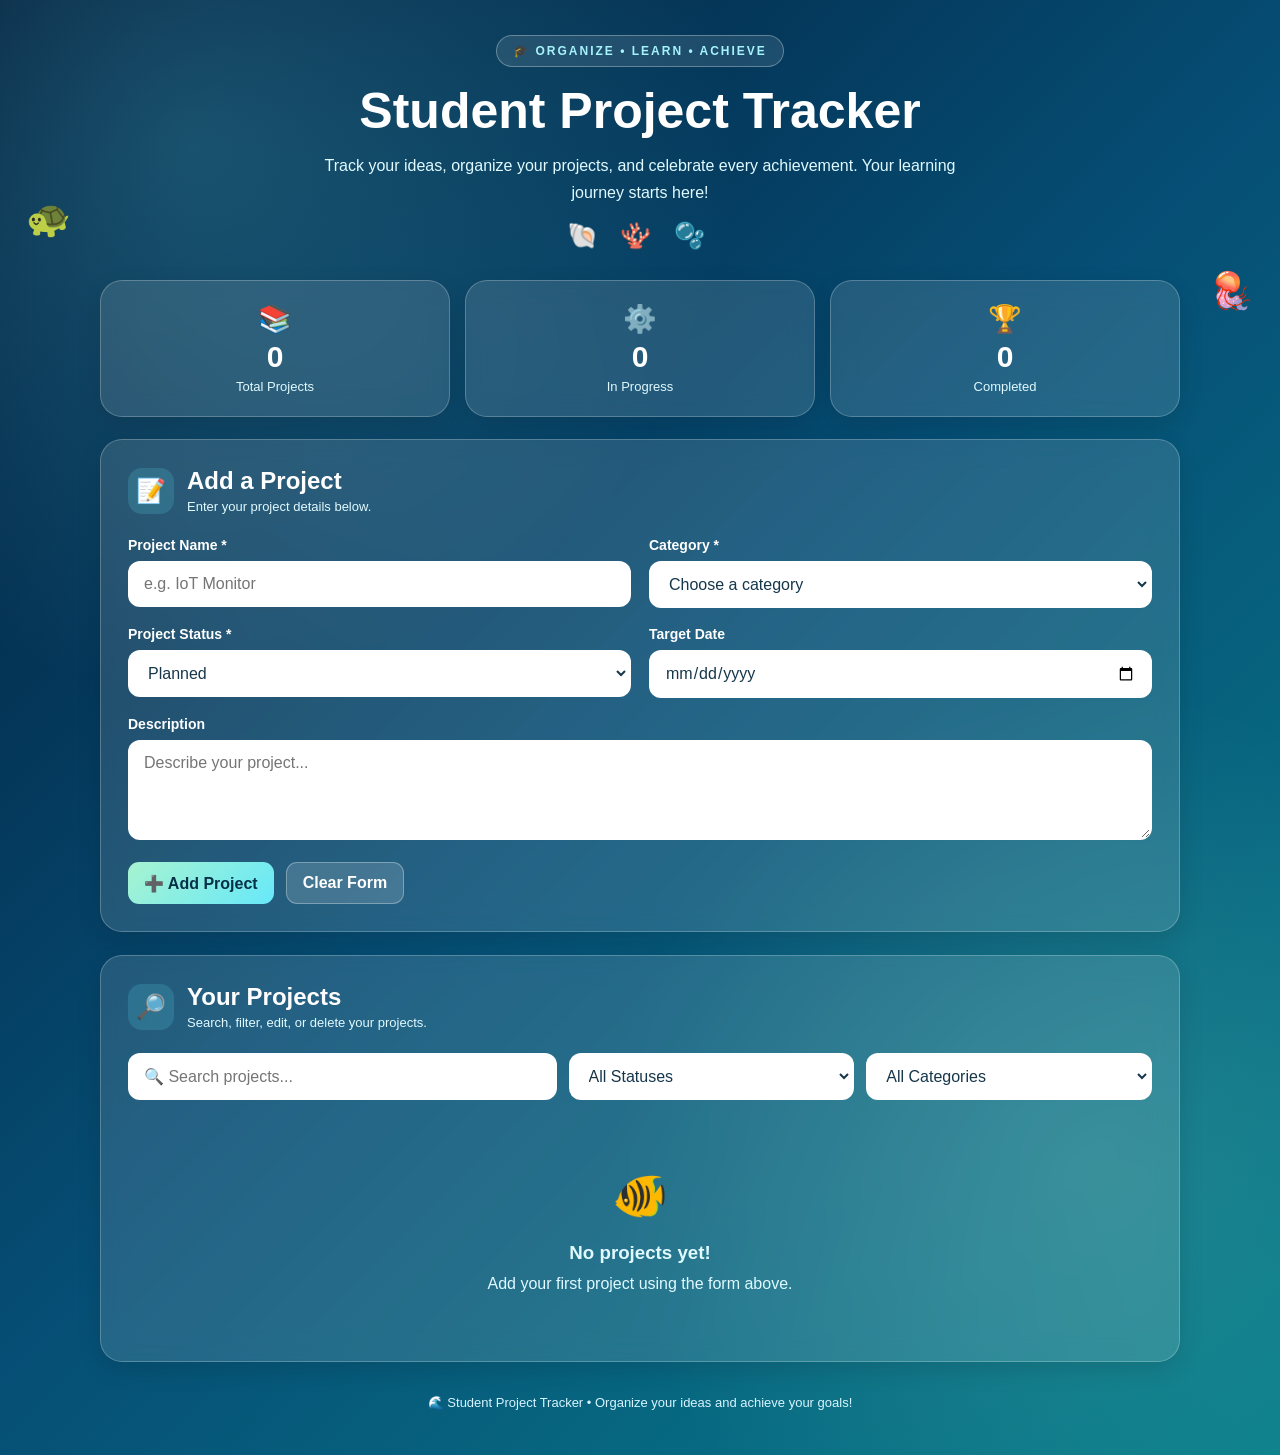
<file: public/index.html>
<!DOCTYPE html>
<html lang="en">
<head>
    <meta charset="UTF-8">
    <meta name="viewport" content="width=device-width, initial-scale=1.0">
    <title>Student Project Tracker</title>

    <style>
        * {
            box-sizing: border-box;
            margin: 0;
            padding: 0;
        }

        body {
            min-height: 100vh;
            font-family: "Segoe UI", Arial, sans-serif;
            color: white;
            background:
                radial-gradient(circle at 15% 10%, rgba(103,232,249,.22), transparent 32%),
                radial-gradient(circle at 85% 80%, rgba(167,243,208,.15), transparent 30%),
                linear-gradient(135deg, #021b38, #064e75, #087e8b);
            overflow-x: hidden;
        }

        button, input, select, textarea {
            font: inherit;
        }

        button {
            cursor: pointer;
        }

        .ocean-background {
            position: fixed;
            inset: 0;
            overflow: hidden;
            pointer-events: none;
            z-index: 0;
        }

        .bubble {
            position: absolute;
            bottom: -50px;
            left: 15%;
            width: 18px;
            height: 18px;
            border: 1px solid rgba(255,255,255,.5);
            border-radius: 50%;
            animation: floatUp 12s linear infinite;
        }

        .bubble:nth-child(2) {
            left: 35%;
            animation-delay: 2s;
        }

        .bubble:nth-child(3) {
            left: 55%;
            animation-delay: 4s;
        }

        .bubble:nth-child(4) {
            left: 75%;
            animation-delay: 1s;
        }

        .bubble:nth-child(5) {
            left: 90%;
            animation-delay: 6s;
        }

        @keyframes floatUp {
            to {
                transform: translateY(-120vh);
                opacity: 0;
            }
        }

        .sea-creature {
            position: fixed;
            z-index: 1;
            font-size: 36px;
            pointer-events: none;
            animation: swim 5s ease-in-out infinite;
        }

        .turtle {
            top: 22%;
            left: 2%;
        }

        .jellyfish {
            top: 30%;
            right: 2%;
        }

        @keyframes swim {
            50% {
                transform: translateY(-15px);
            }
        }

        .container {
            width: min(1080px, 92%);
            margin: auto;
            padding: 35px 0;
            position: relative;
            z-index: 2;
        }

        header {
            text-align: center;
            margin-bottom: 30px;
        }

        .eyebrow {
            display: inline-block;
            padding: 8px 16px;
            margin-bottom: 15px;
            border: 1px solid rgba(255,255,255,.3);
            border-radius: 30px;
            background: rgba(255,255,255,.1);
            color: #a5f3fc;
            font-size: 12px;
            font-weight: 800;
            letter-spacing: 2px;
        }

        h1 {
            font-size: clamp(30px, 5vw, 50px);
            font-weight: 850;
        }

        .subtitle {
            max-width: 650px;
            margin: 12px auto;
            color: #e0faff;
            line-height: 1.7;
        }

        .decorations {
            margin-top: 15px;
            font-size: 25px;
            letter-spacing: 8px;
        }

        .stats {
            display: grid;
            grid-template-columns: repeat(3, 1fr);
            gap: 15px;
            margin-bottom: 22px;
        }

        .stat-card, .panel {
            border: 1px solid rgba(255,255,255,.23);
            border-radius: 22px;
            background: rgba(255,255,255,.12);
            backdrop-filter: blur(12px);
            box-shadow: 0 8px 25px rgba(0,0,0,.12);
        }

        .stat-card {
            padding: 22px 10px;
            text-align: center;
        }

        .stat-icon {
            font-size: 27px;
        }

        .stat-number {
            margin: 5px 0;
            font-size: 30px;
            font-weight: 850;
        }

        .stat-label {
            color: #e0faff;
            font-size: 13px;
        }

        .panel {
            padding: 27px;
            margin-bottom: 23px;
        }

        .section-heading {
            display: flex;
            align-items: center;
            gap: 13px;
            margin-bottom: 23px;
        }

        .section-icon {
            display: grid;
            place-items: center;
            width: 46px;
            height: 46px;
            border-radius: 14px;
            background: rgba(103,232,249,.16);
            font-size: 24px;
        }

        .section-heading p {
            margin-top: 4px;
            color: #e0faff;
            font-size: 13px;
        }

        .form-grid {
            display: grid;
            grid-template-columns: repeat(2, minmax(0, 1fr));
            gap: 18px;
        }

        .form-group {
            display: flex;
            flex-direction: column;
            gap: 8px;
        }

        .full-width {
            grid-column: 1 / -1;
        }

        label {
            font-size: 14px;
            font-weight: 750;
        }

        input, select, textarea {
            width: 100%;
            min-height: 46px;
            padding: 12px 14px;
            border: 2px solid transparent;
            border-radius: 12px;
            outline: none;
            color: #16364a;
            background: white;
        }

        textarea {
            min-height: 100px;
            resize: vertical;
        }

        input:focus, select:focus, textarea:focus {
            border-color: #67e8f9;
        }

        .button-row {
            display: flex;
            flex-wrap: wrap;
            gap: 12px;
            margin-top: 22px;
        }

        .btn {
            padding: 11px 16px;
            border: none;
            border-radius: 11px;
            font-weight: 800;
            transition: transform .2s;
        }

        .btn:hover {
            transform: translateY(-2px);
        }

        .btn-primary {
            color: #063047;
            background: linear-gradient(135deg, #a7f3d0, #67e8f9);
        }

        .btn-secondary {
            color: white;
            background: rgba(255,255,255,.15);
            border: 1px solid rgba(255,255,255,.3);
        }

        .btn-edit {
            color: #063047;
            background: #b5f4ff;
        }

        .btn-delete {
            color: white;
            background: #c83e57;
        }

        .hidden {
            display: none !important;
        }

        .toolbar {
            display: grid;
            grid-template-columns: 1.5fr 1fr 1fr;
            gap: 12px;
            margin-bottom: 20px;
        }

        .project-list {
            display: grid;
            grid-template-columns: repeat(2, minmax(0, 1fr));
            gap: 17px;
        }

        .project-card {
            padding: 20px;
            border: 1px solid rgba(255,255,255,.25);
            border-radius: 18px;
            background: rgba(255,255,255,.11);
            overflow-wrap: anywhere;
        }

        .project-card h3 {
            margin-bottom: 12px;
            font-size: 20px;
        }

        .project-description {
            color: #e0faff;
            line-height: 1.6;
            margin-bottom: 15px;
            white-space: pre-wrap;
        }

        .badges {
            display: flex;
            flex-wrap: wrap;
            gap: 8px;
            margin-bottom: 18px;
        }

        .badge {
            padding: 6px 10px;
            border-radius: 20px;
            color: #063047;
            background: #a7f3d0;
            font-size: 12px;
            font-weight: 800;
        }

        .status-in-progress {
            background: #fde68a;
        }

        .status-completed {
            background: #86efac;
        }

        .status-not-started {
            background: #bfdbfe;
        }

        .category-badge {
            background: #ddd6fe;
        }

        .project-footer {
            display: flex;
            flex-direction: column;
            gap: 13px;
            padding-top: 14px;
            border-top: 1px solid rgba(255,255,255,.18);
        }

        .project-date {
            color: #e0faff;
            font-size: 13px;
        }

        .project-actions {
            display: flex;
            flex-wrap: wrap;
            gap: 9px;
        }

        .empty-state {
            padding: 35px 10px;
            text-align: center;
            color: #e0faff;
            line-height: 1.8;
        }

        footer {
            text-align: center;
            color: #d7f5ff;
            font-size: 13px;
            padding: 10px;
        }

        @media (max-width: 700px) {
            .stats {
                grid-template-columns: 1fr;
            }

            .form-grid, .project-list, .toolbar {
                grid-template-columns: 1fr;
            }

            .panel {
                padding: 18px;
            }

            .full-width {
                grid-column: auto;
            }

            .sea-creature {
                font-size: 25px;
            }
        }
    </style>
</head>

<body>

    <div class="ocean-background" aria-hidden="true">
        <div class="bubble"></div>
        <div class="bubble"></div>
        <div class="bubble"></div>
        <div class="bubble"></div>
        <div class="bubble"></div>
    </div>

    <div class="sea-creature turtle" aria-hidden="true">🐢</div>
    <div class="sea-creature jellyfish" aria-hidden="true">🪼</div>

    <main class="container">

        <header>
            <span class="eyebrow">🎓 ORGANIZE • LEARN • ACHIEVE</span>
            <h1>Student Project Tracker</h1>
            <p class="subtitle">
                Track your ideas, organize your projects, and celebrate every
                achievement. Your learning journey starts here!
            </p>
            <div class="decorations">🐚 🪸 🫧</div>
        </header>

        <section class="stats">
            <div class="stat-card">
                <div class="stat-icon">📚</div>
                <div class="stat-number" id="totalCount">0</div>
                <div class="stat-label">Total Projects</div>
            </div>

            <div class="stat-card">
                <div class="stat-icon">⚙️</div>
                <div class="stat-number" id="progressCount">0</div>
                <div class="stat-label">In Progress</div>
            </div>

            <div class="stat-card">
                <div class="stat-icon">🏆</div>
                <div class="stat-number" id="completedCount">0</div>
                <div class="stat-label">Completed</div>
            </div>
        </section>

        <section class="panel" id="formPanel">
            <div class="section-heading">
                <div class="section-icon">📝</div>
                <div>
                    <h2 id="formTitle">Add a Project</h2>
                    <p>Enter your project details below.</p>
                </div>
            </div>

            <form id="projectForm">
                <div class="form-grid">

                    <div class="form-group">
                        <label for="projectName">Project Name *</label>
                        <input id="projectName" type="text"
                               placeholder="e.g. IoT Monitor" required>
                    </div>

                    <div class="form-group">
                        <label for="projectCategory">Category *</label>
                        <select id="projectCategory" required>
                            <option value="">Choose a category</option>
                            <option value="Electronics">Electronics</option>
                            <option value="IoT">IoT</option>
                            <option value="Robotics">Robotics</option>
                            <option value="Web Development">Web Development</option>
                            <option value="Programming">Programming</option>
                            <option value="Mechanical">Mechanical</option>
                            <option value="Other">Other</option>
                        </select>
                    </div>

                    <div class="form-group">
                        <label for="projectStatus">Project Status *</label>
                        <select id="projectStatus" required>
                            <option value="Planned">Planned</option>
                            <option value="In Progress">In Progress</option>
                            <option value="Completed">Completed</option>
                        </select>
                    </div>

                    <div class="form-group">
                        <label for="projectDate">Target Date</label>
                        <input id="projectDate" type="date">
                    </div>

                    <div class="form-group full-width">
                        <label for="projectDescription">Description</label>
                        <textarea id="projectDescription"
                            placeholder="Describe your project..."></textarea>
                    </div>

                </div>

                <div class="button-row">
                    <button type="submit" class="btn btn-primary" id="submitButton">
                        ➕ Add Project
                    </button>

                    <button type="button" class="btn btn-secondary hidden"
                            id="cancelEditButton">
                        Cancel Edit
                    </button>

                    <button type="reset" class="btn btn-secondary" id="clearButton">
                        Clear Form
                    </button>
                </div>
            </form>
        </section>

        <section class="panel">
            <div class="section-heading">
                <div class="section-icon">🔎</div>
                <div>
                    <h2>Your Projects</h2>
                    <p>Search, filter, edit, or delete your projects.</p>
                </div>
            </div>

            <div class="toolbar">
                <input id="searchInput" type="search"
                       placeholder="🔍 Search projects...">

                <select id="statusFilter" aria-label="Filter by status">
                    <option value="All">All Statuses</option>
                    <option value="Planned">Planned</option>
                    <option value="In Progress">In Progress</option>
                    <option value="Completed">Completed</option>
                </select>

                <select id="categoryFilter" aria-label="Filter by category">
                    <option value="All">All Categories</option>
                    <option value="Electronics">Electronics</option>
                    <option value="IoT">IoT</option>
                    <option value="Robotics">Robotics</option>
                    <option value="Web Development">Web Development</option>
                    <option value="Programming">Programming</option>
                    <option value="Mechanical">Mechanical</option>
                    <option value="Other">Other</option>
                </select>
            </div>

            <div id="projectList" class="project-list"></div>

            <div id="emptyState" class="empty-state">
                <div style="font-size:45px;">🐠</div>
                <h3>No projects yet!</h3>
                <p>Add your first project using the form above.</p>
            </div>

            <div id="noResults" class="empty-state hidden">
                <div style="font-size:40px;">🔍</div>
                <h3>No matching projects found</h3>
                <p>Try another search term or change your filters.</p>
            </div>
        </section>

        <footer>
            🌊 Student Project Tracker • Organize your ideas and achieve your goals!
        </footer>

    </main>

    <script>
        "use strict";

        const STORAGE_KEY = "studentProjectTrackerProjects";

        const projectForm = document.getElementById("projectForm");
        const projectName = document.getElementById("projectName");
        const projectCategory = document.getElementById("projectCategory");
        const projectStatus = document.getElementById("projectStatus");
        const projectDate = document.getElementById("projectDate");
        const projectDescription = document.getElementById("projectDescription");

        const projectList = document.getElementById("projectList");
        const searchInput = document.getElementById("searchInput");
        const statusFilter = document.getElementById("statusFilter");
        const categoryFilter = document.getElementById("categoryFilter");

        const totalCount = document.getElementById("totalCount");
        const progressCount = document.getElementById("progressCount");
        const completedCount = document.getElementById("completedCount");

        const emptyState = document.getElementById("emptyState");
        const noResults = document.getElementById("noResults");

        const formTitle = document.getElementById("formTitle");
        const submitButton = document.getElementById("submitButton");
        const cancelEditButton = document.getElementById("cancelEditButton");
        const clearButton = document.getElementById("clearButton");

        let projects = [];
        let editingProjectId = null;

        // Load projects saved in the browser.
        function loadProjects() {
            try {
                const saved = localStorage.getItem(STORAGE_KEY);
                const parsed = saved ? JSON.parse(saved) : [];

                projects = Array.isArray(parsed)
                    ? parsed.filter(p => p && typeof p === "object")
                    : [];

                // Give older projects an ID if they don't have one.
                projects = projects.map((project, index) => ({
                    ...project,
                    id: project.id ?? ("old-" + index + "-" + Date.now()),
                    name: String(project.name ?? "Untitled Project"),
                    category: String(project.category ?? "Other"),
                    status: String(project.status ?? "Planned"),
                    date: String(project.date ?? ""),
                    description: String(project.description ?? "")
                }));

                saveProjects();
            } catch (error) {
                console.error("Could not load projects:", error);
                projects = [];
            }

            renderProjects();
        }

        // Save projects in browser Local Storage.
        function saveProjects() {
            try {
                localStorage.setItem(STORAGE_KEY, JSON.stringify(projects));
            } catch (error) {
                console.error("Could not save projects:", error);
                alert("Projects could not be saved in this browser.");
            }
        }

        // Create a unique ID.
        function createProjectId() {
            return window.crypto &&
                typeof window.crypto.randomUUID === "function"
                ? window.crypto.randomUUID()
                : Date.now().toString(36) +
                  Math.random().toString(36).slice(2);
        }

        // Escape text before displaying it in HTML.
        function escapeHTML(value) {
            return String(value ?? "").replace(/[&<>"']/g, character => ({
                "&": "&amp;",
                "<": "&lt;",
                ">": "&gt;",
                '"': "&quot;",
                "'": "&#39;"
            })[character]);
        }

        // Add a project or save changes to an existing project.
        projectForm.addEventListener("submit", function(event) {
            event.preventDefault();

            const name = projectName.value.trim();

            if (!name) {
                alert("Please enter a project name.");
                projectName.focus();
                return;
            }

            const projectData = {
                name: name,
                category: projectCategory.value,
                status: projectStatus.value,
                date: projectDate.value,
                description: projectDescription.value.trim()
            };

            if (editingProjectId !== null) {
                const index = projects.findIndex(
                    project => project.id === editingProjectId
                );

                if (index !== -1) {
                    projects[index] = {
                        ...projects[index],
                        ...projectData
                    };
                }
            } else {
                projects.unshift({
                    id: createProjectId(),
                    ...projectData,
                    createdAt: new Date().toISOString()
                });
            }

            saveProjects();
            resetForm();
            renderProjects();
        });

        // Reset the form.
        function resetForm() {
            projectForm.reset();
            editingProjectId = null;

            formTitle.textContent = "Add a Project";
            submitButton.textContent = "➕ Add Project";
            cancelEditButton.classList.add("hidden");
        }

        cancelEditButton.addEventListener("click", resetForm);

        clearButton.addEventListener("click", function() {
            editingProjectId = null;
            formTitle.textContent = "Add a Project";
            submitButton.textContent = "➕ Add Project";
            cancelEditButton.classList.add("hidden");
        });

        // Edit a project.
        function editProject(id) {
            const project = projects.find(item => item.id === id);

            if (!project) {
                alert("Project not found.");
                return;
            }

            editingProjectId = id;

            projectName.value = project.name;
            projectCategory.value = project.category;
            projectStatus.value = project.status;
            projectDate.value = project.date;
            projectDescription.value = project.description;

            formTitle.textContent = "Edit Project";
            submitButton.textContent = "💾 Save Changes";
            cancelEditButton.classList.remove("hidden");

            document.getElementById("formPanel").scrollIntoView({
                behavior: "smooth",
                block: "start"
            });

            projectName.focus();
        }

        // Delete a project.
        function deleteProject(id) {
            const project = projects.find(item => item.id === id);

            if (!project) {
                alert("Project not found.");
                return;
            }

            if (!confirm('Delete "' + project.name + '"?')) {
                return;
            }

            projects = projects.filter(item => item.id !== id);

            if (editingProjectId === id) {
                resetForm();
            }

            saveProjects();
            renderProjects();
        }

        // Format a date.
        function formatDate(value) {
            if (!value) {
                return "No target date";
            }

            const parts = value.split("-");

            if (parts.length !== 3) {
                return "No target date";
            }

            return parts[2] + "/" + parts[1] + "/" + parts[0];
        }

        // Update the statistics.
        function updateStatistics() {
            totalCount.textContent = projects.length;

            progressCount.textContent = projects.filter(
                project => project.status === "In Progress"
            ).length;

            completedCount.textContent = projects.filter(
                project => project.status === "Completed"
            ).length;
        }

        // Search and filter projects.
        function getFilteredProjects() {
            const term = searchInput.value.trim().toLowerCase();
            const selectedStatus = statusFilter.value;
            const selectedCategory = categoryFilter.value;

            return projects.filter(project => {
                const searchableText = [
                    project.name,
                    project.category,
                    project.status,
                    project.description
                ].join(" ").toLowerCase();

                const matchesSearch = searchableText.includes(term);

                const matchesStatus =
                    selectedStatus === "All" ||
                    project.status === selectedStatus;

                const matchesCategory =
                    selectedCategory === "All" ||
                    project.category === selectedCategory;

                return matchesSearch && matchesStatus && matchesCategory;
            });
        }

        // Display project cards.
        function renderProjects() {
            updateStatistics();

            const filteredProjects = getFilteredProjects();

            projectList.replaceChildren();
            emptyState.classList.add("hidden");
            noResults.classList.add("hidden");

            if (projects.length === 0) {
                emptyState.classList.remove("hidden");
                return;
            }

            if (filteredProjects.length === 0) {
                noResults.classList.remove("hidden");
                return;
            }

            filteredProjects.forEach(project => {
                const card = document.createElement("article");
                card.className = "project-card";

                let statusClass = "status-not-started";

                if (project.status === "In Progress") {
                    statusClass = "status-in-progress";
                } else if (project.status === "Completed") {
                    statusClass = "status-completed";
                }

                card.innerHTML = `
                    <h3>📘 ${escapeHTML(project.name)}</h3>

                    <p class="project-description">${
                        escapeHTML(
                            project.description ||
                            "A new project ready to begin."
                        )
                    }</p>

                    <div class="badges">
                        <span class="badge ${statusClass}">
                            ${escapeHTML(project.status)}
                        </span>

                        <span class="badge category-badge">
                            ${escapeHTML(project.category)}
                        </span>
                    </div>

                    <div class="project-footer">
                        <span class="project-date">
                            📅 ${escapeHTML(formatDate(project.date))}
                        </span>

                        <div class="project-actions">
                            <button type="button"
                                class="btn btn-edit"
                                data-action="edit">
                                ✏️ Edit
                            </button>

                            <button type="button"
                                class="btn btn-delete"
                                data-action="delete">
                                🗑️ Delete
                            </button>
                        </div>
                    </div>
                `;

                card.querySelector('[data-action="edit"]')
                    .addEventListener("click", function() {
                        editProject(project.id);
                    });

                card.querySelector('[data-action="delete"]')
                    .addEventListener("click", function() {
                        deleteProject(project.id);
                    });

                projectList.appendChild(card);
            });
        }

        // Update the page immediately when searching or filtering.
        searchInput.addEventListener("input", renderProjects);
        statusFilter.addEventListener("change", renderProjects);
        categoryFilter.addEventListener("change", renderProjects);

        // Start the application.
        loadProjects();
    </script>

</body>
</html>
</file>
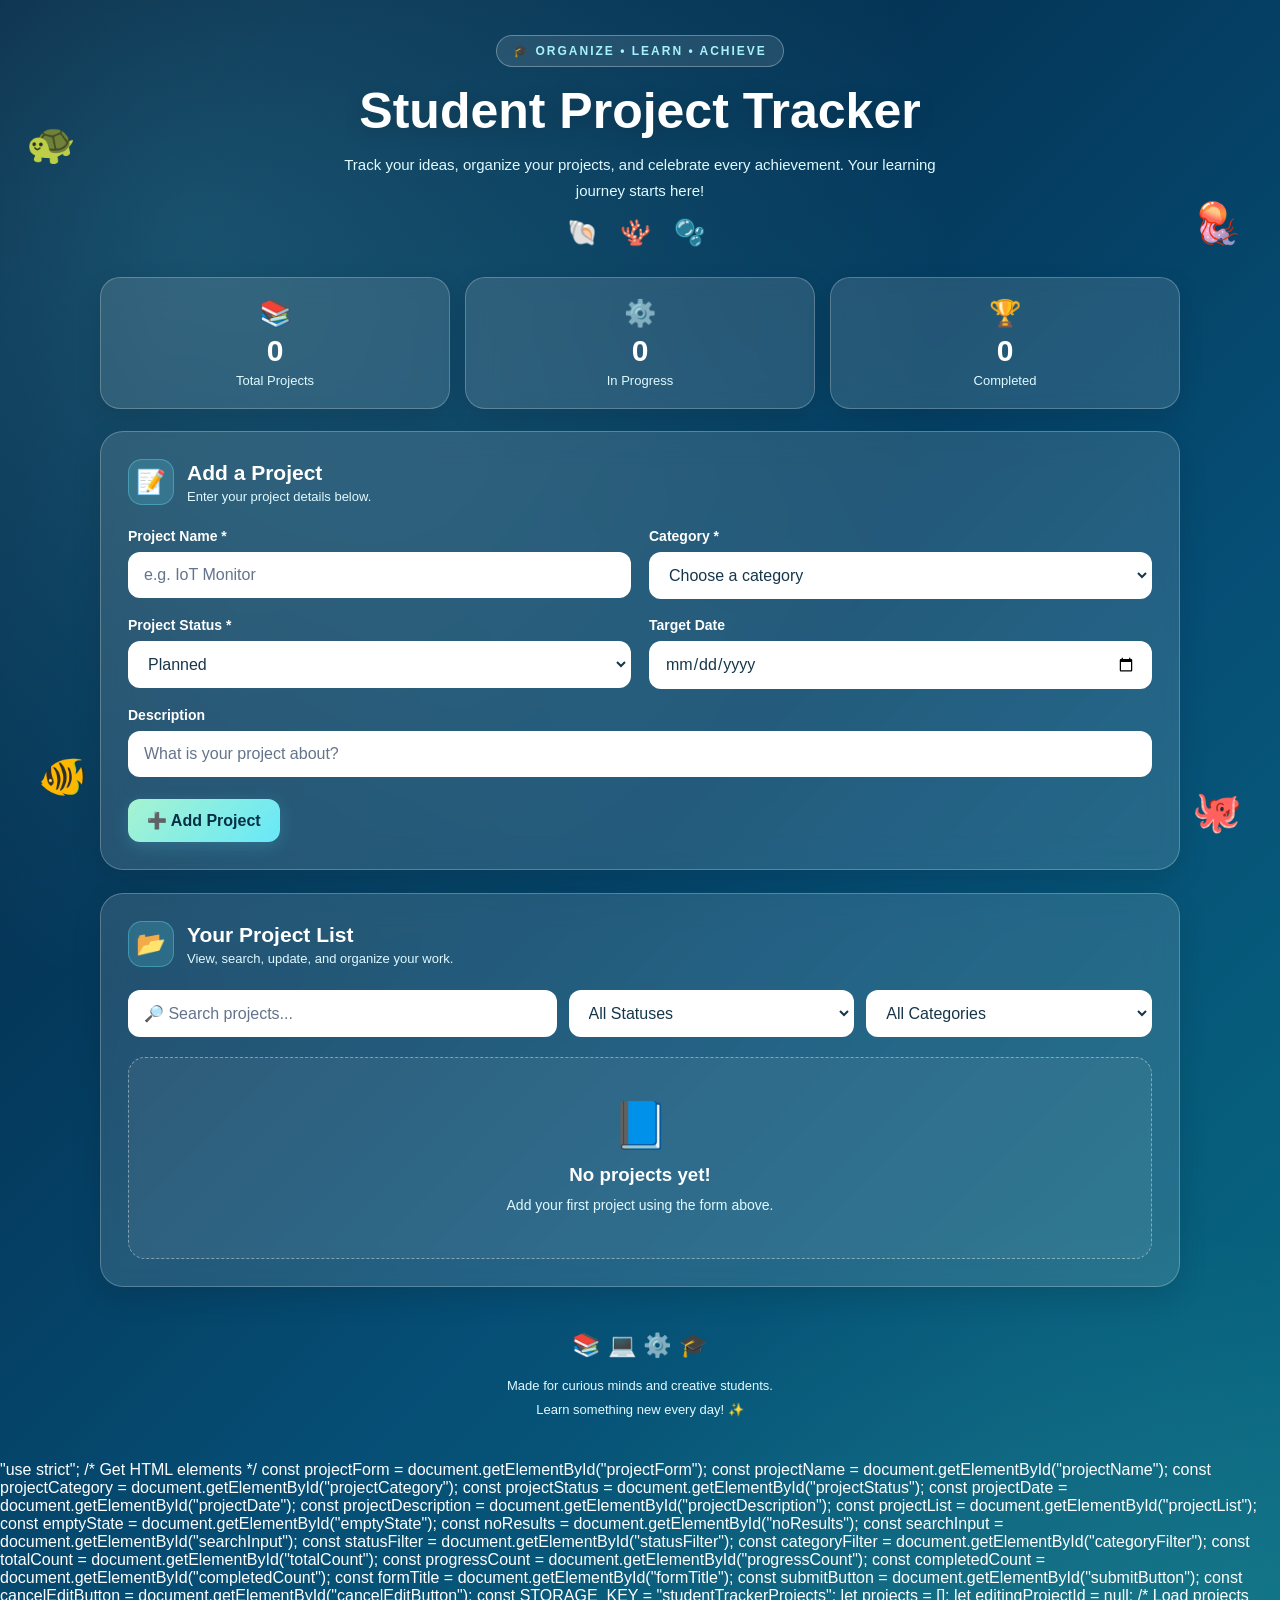
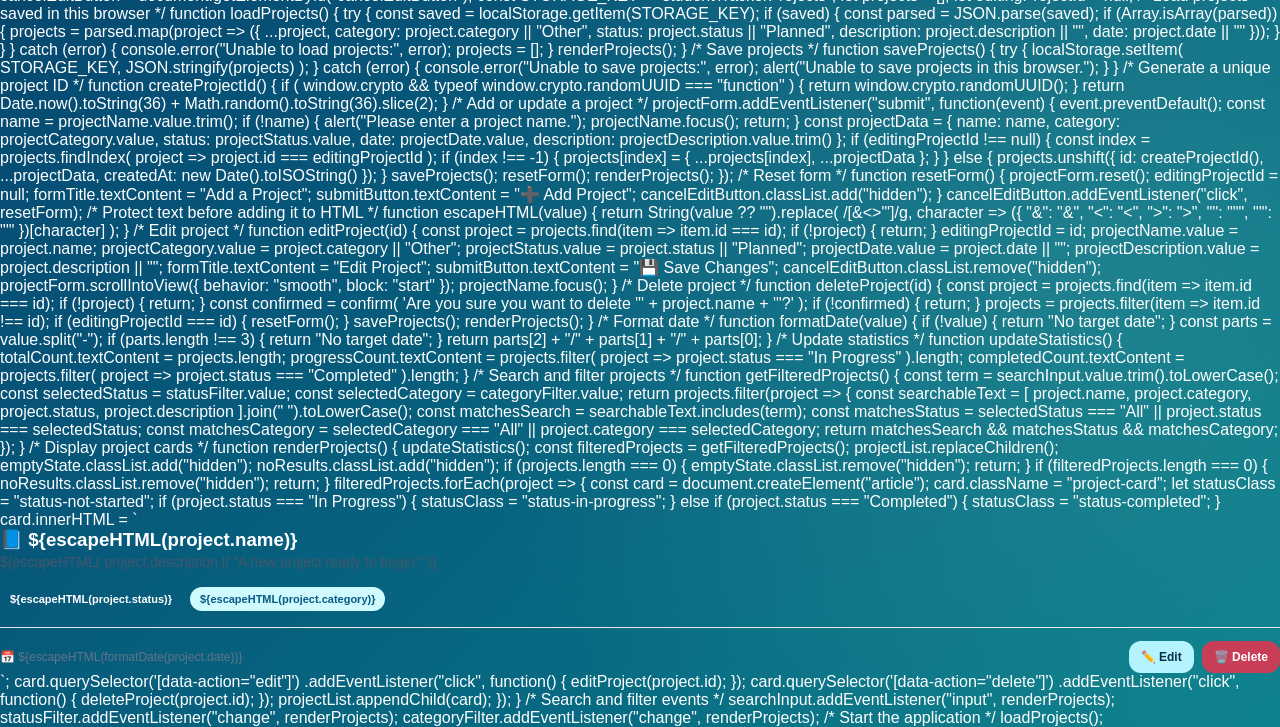
<file: public/index-backup.html>
<!DOCTYPE html>
<html lang="en">
<head>
    <meta charset="UTF-8">
    <meta name="viewport" content="width=device-width, initial-scale=1.0">

    <title>Student Project Tracker</title>

    <style>
        :root {
            --deep-blue: #021b38;
            --ocean-blue: #075985;
            --aqua: #67e8f9;
            --mint: #a7f3d0;
            --white: #ffffff;
            --dark-text: #16364a;
        }

        * {
            box-sizing: border-box;
            margin: 0;
            padding: 0;
        }

        body {
            min-height: 100vh;
            font-family: "Segoe UI", Arial, sans-serif;
            color: #ffffff;

            background:
                radial-gradient(
                    circle at 15% 10%,
                    rgba(103, 232, 249, 0.22),
                    transparent 32%
                ),
                radial-gradient(
                    circle at 85% 80%,
                    rgba(167, 243, 208, 0.15),
                    transparent 30%
                ),
                linear-gradient(
                    135deg,
                    #021b38,
                    #064e75,
                    #087e8b
                );

            overflow-x: hidden;
        }

        button,
        input,
        select {
            font: inherit;
        }

        button {
            cursor: pointer;
        }

        /* Animated underwater background */

        .ocean-background {
            position: fixed;
            inset: 0;
            overflow: hidden;
            pointer-events: none;
            z-index: 0;
        }

        .bubble {
            position: absolute;
            bottom: -80px;
            width: 18px;
            height: 18px;
            border: 1px solid rgba(255, 255, 255, 0.6);
            border-radius: 50%;
            background: rgba(255, 255, 255, 0.08);
            animation: floatUp 12s linear infinite;
        }

        .bubble:nth-child(2) {
            left: 12%;
            width: 12px;
            height: 12px;
            animation-delay: 2s;
        }

        .bubble:nth-child(3) {
            left: 28%;
            width: 25px;
            height: 25px;
            animation-duration: 15s;
        }

        .bubble:nth-child(4) {
            left: 47%;
            animation-delay: 3s;
        }

        .bubble:nth-child(5) {
            left: 65%;
            width: 14px;
            height: 14px;
            animation-duration: 10s;
        }

        .bubble:nth-child(6) {
            left: 82%;
            animation-delay: 4s;
        }

        .bubble:nth-child(7) {
            left: 94%;
            width: 24px;
            height: 24px;
            animation-duration: 14s;
        }

        @keyframes floatUp {
            0% {
                transform: translateY(0);
                opacity: 0;
            }

            15% {
                opacity: 0.8;
            }

            100% {
                transform: translateY(-120vh) translateX(30px);
                opacity: 0;
            }
        }

        /* Floating sea creatures */

        .sea-creature {
            position: fixed;
            z-index: 1;
            font-size: 40px;
            pointer-events: none;
            animation: swim 5s ease-in-out infinite;
        }

        .turtle {
            top: 120px;
            left: 2%;
        }

        .jellyfish {
            top: 200px;
            right: 3%;
            animation-delay: 1s;
        }

        .fish {
            bottom: 100px;
            left: 3%;
            animation-delay: 2s;
        }

        .octopus {
            bottom: 65px;
            right: 3%;
            animation-delay: 1.5s;
        }

        @keyframes swim {
            0%, 100% {
                transform: translateY(0) rotate(-4deg);
            }

            50% {
                transform: translateY(-16px) rotate(4deg);
            }
        }

        /* Main page */

        .container {
            width: min(1080px, 92%);
            margin: auto;
            padding: 35px 0 25px;
            position: relative;
            z-index: 2;
        }

        header {
            text-align: center;
            margin-bottom: 30px;
        }

        .eyebrow {
            display: inline-block;
            padding: 8px 16px;
            margin-bottom: 15px;
            border: 1px solid rgba(255, 255, 255, 0.3);
            border-radius: 30px;
            background: rgba(255, 255, 255, 0.1);
            color: #a5f3fc;
            font-size: 12px;
            font-weight: 800;
            letter-spacing: 2px;
        }

        h1 {
            color: #ffffff;
            font-size: clamp(32px, 5vw, 50px);
            font-weight: 850;
            text-shadow: 0 4px 20px rgba(0, 0, 0, 0.2);
        }

        .subtitle {
            max-width: 600px;
            margin: 12px auto;
            color: #e0faff;
            line-height: 1.7;
            font-size: 15px;
        }

        .decorations {
            margin-top: 15px;
            font-size: 25px;
            letter-spacing: 8px;
        }

        /* Statistics */

        .stats {
            display: grid;
            grid-template-columns: repeat(3, 1fr);
            gap: 15px;
            margin-bottom: 22px;
        }

        .stat-card {
            padding: 20px 10px;
            text-align: center;
            border: 1px solid rgba(255, 255, 255, 0.23);
            border-radius: 20px;
            background: rgba(255, 255, 255, 0.12);
            backdrop-filter: blur(12px);
            box-shadow: 0 8px 25px rgba(0, 0, 0, 0.12);
        }

        .stat-icon {
            font-size: 26px;
        }

        .stat-number {
            margin: 5px 0;
            color: #ffffff;
            font-size: 30px;
            font-weight: 850;
        }

        .stat-label {
            color: #e0faff;
            font-size: 13px;
        }

        /* Content panels */

        .panel {
            padding: 27px;
            margin-bottom: 23px;
            border: 1px solid rgba(255, 255, 255, 0.24);
            border-radius: 23px;
            background: rgba(255, 255, 255, 0.12);
            backdrop-filter: blur(15px);
            box-shadow: 0 10px 30px rgba(0, 0, 0, 0.12);
        }

        .section-heading {
            display: flex;
            align-items: center;
            gap: 13px;
            margin-bottom: 23px;
        }

        .section-icon {
            display: grid;
            place-items: center;
            width: 46px;
            height: 46px;
            border: 1px solid rgba(103, 232, 249, 0.35);
            border-radius: 14px;
            background: rgba(103, 232, 249, 0.16);
            font-size: 24px;
        }

        .section-heading h2 {
            color: #ffffff;
            font-size: 21px;
        }

        .section-heading p {
            margin-top: 4px;
            color: #e0faff;
            font-size: 13px;
        }

        /* Form */

        .form-grid {
            display: grid;
            grid-template-columns: repeat(2, minmax(0, 1fr));
            gap: 18px;
        }

        .form-group {
            display: flex;
            flex-direction: column;
            gap: 8px;
        }

        .full-width {
            grid-column: 1 / -1;
        }

        label {
            color: #ffffff;
            font-size: 14px;
            font-weight: 750;
        }

        input,
        select {
            width: 100%;
            min-height: 46px;
            padding: 12px 14px;
            border: 2px solid transparent;
            border-radius: 12px;
            outline: none;
            color: #16364a;
            background: #ffffff;
        }

        input::placeholder {
            color: #64748b;
            opacity: 1;
        }

        select option {
            color: #16364a;
            background: #ffffff;
        }

        input:focus,
        select:focus {
            border-color: #67e8f9;
            box-shadow: 0 0 0 3px rgba(103, 232, 249, 0.2);
        }

        /* Buttons */

        .button-row {
            display: flex;
            flex-wrap: wrap;
            gap: 12px;
            margin-top: 22px;
        }

        .btn {
            padding: 12px 19px;
            border: none;
            border-radius: 12px;
            font-weight: 800;
            transition: transform 0.2s, box-shadow 0.2s;
        }

        .btn:hover {
            transform: translateY(-2px);
        }

        .btn-primary {
            color: #063047;
            background: linear-gradient(135deg, #a7f3d0, #67e8f9);
            box-shadow: 0 5px 17px rgba(103, 232, 249, 0.18);
        }

        .btn-secondary {
            color: #ffffff;
            background: rgba(255, 255, 255, 0.15);
            border: 1px solid rgba(255, 255, 255, 0.3);
        }

        .btn-edit {
            padding: 9px 12px;
            color: #063047;
            background: #b5f4ff;
            font-size: 12px;
        }

        .btn-delete {
            padding: 9px 12px;
            color: #ffffff;
            background: #c83e57;
            font-size: 12px;
        }

        .hidden {
            display: none !important;
        }

        /* Search and filters */

        .toolbar {
            display: grid;
            grid-template-columns: 1.5fr 1fr 1fr;
            gap: 12px;
            margin-bottom: 20px;
        }

        /* Project cards */

        .project-list {
            display: grid;
            grid-template-columns: repeat(2, minmax(0, 1fr));
            gap: 17px;
        }

        .project-card {
            padding: 21px;
            border: 1px solid rgba(255, 255, 255, 0.8);
            border-radius: 18px;
            color: #16364a;
            background: #ffffff;
            box-shadow: 0 7px 22px rgba(0, 0, 0, 0.1);
            animation: cardAppear 0.3s ease;
        }

        @keyframes cardAppear {
            from {
                opacity: 0;
                transform: translateY(8px);
            }

            to {
                opacity: 1;
                transform: translateY(0);
            }
        }

        .project-card h3 {
            margin-bottom: 11px;
            color: #075985;
            font-size: 19px;
            overflow-wrap: anywhere;
        }

        .project-description {
            margin-bottom: 14px;
            color: #475569;
            font-size: 14px;
            line-height: 1.6;
            overflow-wrap: anywhere;
        }

        .badges {
            display: flex;
            flex-wrap: wrap;
            gap: 8px;
            margin-bottom: 16px;
        }

        .badge {
            display: inline-block;
            padding: 6px 10px;
            border-radius: 20px;
            font-size: 11px;
            font-weight: 800;
        }

        .status-not-started {
            color: #334155;
            background: #e2e8f0;
        }

        .status-in-progress {
            color: #854d0e;
            background: #fef3c7;
        }

        .status-completed {
            color: #166534;
            background: #dcfce7;
        }

        .category-badge {
            color: #075985;
            background: #cffafe;
        }

        .project-footer {
            display: flex;
            flex-wrap: wrap;
            align-items: center;
            justify-content: space-between;
            gap: 10px;
            padding-top: 13px;
            border-top: 1px solid #e2e8f0;
        }

        .project-date {
            color: #64748b;
            font-size: 12px;
        }

        .project-actions {
            display: flex;
            gap: 8px;
        }

        /* Empty messages */

        .empty-state {
            padding: 40px 20px;
            border: 1px dashed rgba(255, 255, 255, 0.4);
            border-radius: 17px;
            background: rgba(255, 255, 255, 0.05);
            text-align: center;
        }

        .empty-icon {
            margin-bottom: 12px;
            font-size: 46px;
        }

        .empty-state h3 {
            margin-bottom: 8px;
            color: #ffffff;
        }

        .empty-state p {
            color: #e0faff;
            font-size: 14px;
            line-height: 1.7;
        }

        footer {
            padding: 15px 0;
            color: #e0faff;
            font-size: 13px;
            line-height: 1.8;
            text-align: center;
        }

        footer .footer-icons {
            margin-bottom: 8px;
            font-size: 23px;
        }

        /* Mobile-friendly layout */

        @media (max-width: 700px) {
            .container {
                width: 94%;
                padding-top: 25px;
            }

            .stats {
                gap: 8px;
            }

            .stat-card {
                padding: 15px 5px;
            }

            .stat-number {
                font-size: 24px;
            }

            .stat-label {
                font-size: 11px;
            }

            .panel {
                padding: 19px;
            }

            .form-grid,
            .project-list {
                grid-template-columns: 1fr;
            }

            .toolbar {
                grid-template-columns: 1fr;
            }

            .sea-creature {
                font-size: 29px;
                opacity: 0.55;
            }

            .section-heading h2 {
                font-size: 18px;
            }
        }

        @media (prefers-reduced-motion: reduce) {
            *,
            *::before,
            *::after {
                animation-duration: 0.01ms !important;
                animation-iteration-count: 1 !important;
            }
        }
    </style>
</head>

<body>

    <!-- Ocean background -->
    <div class="ocean-background" aria-hidden="true">
        <div class="bubble"></div>
        <div class="bubble"></div>
        <div class="bubble"></div>
        <div class="bubble"></div>
        <div class="bubble"></div>
        <div class="bubble"></div>
        <div class="bubble"></div>
    </div>

    <!-- Sea creatures -->
    <div class="sea-creature turtle" aria-hidden="true">🐢</div>
    <div class="sea-creature jellyfish" aria-hidden="true">🪼</div>
    <div class="sea-creature fish" aria-hidden="true">🐠</div>
    <div class="sea-creature octopus" aria-hidden="true">🐙</div>

    <main class="container">

        <!-- Page header -->
        <header>
            <div class="eyebrow">🎓 ORGANIZE • LEARN • ACHIEVE</div>

            <h1>Student Project Tracker</h1>

            <p class="subtitle">
                Track your ideas, organize your projects, and celebrate
                every achievement. Your learning journey starts here!
            </p>

            <div class="decorations" aria-hidden="true">
                🐚 🪸 🫧
            </div>
        </header>

        <!-- Project statistics -->
        <section class="stats" aria-label="Project statistics">

            <div class="stat-card">
                <div class="stat-icon">📚</div>
                <div class="stat-number" id="totalCount">0</div>
                <div class="stat-label">Total Projects</div>
            </div>

            <div class="stat-card">
                <div class="stat-icon">⚙️</div>
                <div class="stat-number" id="progressCount">0</div>
                <div class="stat-label">In Progress</div>
            </div>

            <div class="stat-card">
                <div class="stat-icon">🏆</div>
                <div class="stat-number" id="completedCount">0</div>
                <div class="stat-label">Completed</div>
            </div>

        </section>

        <!-- Add or edit project -->
        <section class="panel">

            <div class="section-heading">
                <div class="section-icon">📝</div>

                <div>
                    <h2 id="formTitle">Add a Project</h2>
                    <p>Enter your project details below.</p>
                </div>
            </div>

            <form id="projectForm">

                <div class="form-grid">

                    <div class="form-group">
                        <label for="projectName">Project Name *</label>

                        <input
                            type="text"
                            id="projectName"
                            placeholder="e.g. IoT Monitor"
                            maxlength="100"
                            required
                        >
                    </div>

                    <div class="form-group">
                        <label for="projectCategory">Category *</label>

                        <select id="projectCategory" required>
                            <option value="">Choose a category</option>
                            <option value="Web Development">Web Development</option>
                            <option value="Electronics">Electronics</option>
                            <option value="IoT">IoT</option>
                            <option value="Robotics">Robotics</option>
                            <option value="Research">Research</option>
                            <option value="Other">Other</option>
                        </select>
                    </div>

                    <div class="form-group">
                        <label for="projectStatus">Project Status *</label>

                        <select id="projectStatus" required>
                            <option value="Planned">Planned</option>
                            <option value="In Progress">In Progress</option>
                            <option value="Completed">Completed</option>
                        </select>
                    </div>

                    <div class="form-group">
                        <label for="projectDate">Target Date</label>

                        <input type="date" id="projectDate">
                    </div>

                    <div class="form-group full-width">
                        <label for="projectDescription">Description</label>

                        <input
                            type="text"
                            id="projectDescription"
                            placeholder="What is your project about?"
                            maxlength="250"
                        >
                    </div>

                </div>

                <div class="button-row">

                    <button
                        type="submit"
                        class="btn btn-primary"
                        id="submitButton"
                    >
                        ➕ Add Project
                    </button>

                    <button
                        type="button"
                        class="btn btn-secondary hidden"
                        id="cancelEditButton"
                    >
                        ✖ Cancel Edit
                    </button>

                </div>

            </form>
        </section>

        <!-- Project list -->
        <section class="panel">

            <div class="section-heading">
                <div class="section-icon">📂</div>

                <div>
                    <h2>Your Project List</h2>
                    <p>View, search, update, and organize your work.</p>
                </div>
            </div>

            <!-- Search and filters -->
            <div class="toolbar">

                <input
                    type="search"
                    id="searchInput"
                    placeholder="🔎 Search projects..."
                    aria-label="Search projects"
                >

                <select id="statusFilter" aria-label="Filter by status">
                    <option value="All">All Statuses</option>
                    <option value="Planned">Planned</option>
                    <option value="In Progress">In Progress</option>
                    <option value="Completed">Completed</option>
                </select>

                <select id="categoryFilter" aria-label="Filter by category">
                    <option value="All">All Categories</option>
                    <option value="Web Development">Web Development</option>
                    <option value="Electronics">Electronics</option>
                    <option value="IoT">IoT</option>
                    <option value="Robotics">Robotics</option>
                    <option value="Research">Research</option>
                    <option value="Other">Other</option>
                </select>

            </div>

            <div id="projectList" class="project-list"></div>

            <div id="emptyState" class="empty-state">
                <div class="empty-icon">📘</div>
                <h3>No projects yet!</h3>
                <p>Add your first project using the form above.</p>
            </div>

            <div id="noResults" class="empty-state hidden">
                <div class="empty-icon">🔍</div>
                <h3>No projects found</h3>
                <p>Try another search term or change your filters.</p>
            </div>

        </section>

        <footer>
            <div class="footer-icons" aria-hidden="true">
                📚 💻 ⚙️ 🎓
            </div>

            Made for curious minds and creative students.

            <br>

            Learn something new every day! ✨
        </footer>

    </main>

    
        "use strict";

        /* Get HTML elements */

        const projectForm = document.getElementById("projectForm");

        const projectName = document.getElementById("projectName");
        const projectCategory = document.getElementById("projectCategory");
        const projectStatus = document.getElementById("projectStatus");
        const projectDate = document.getElementById("projectDate");
        const projectDescription = document.getElementById("projectDescription");

        const projectList = document.getElementById("projectList");
        const emptyState = document.getElementById("emptyState");
        const noResults = document.getElementById("noResults");

        const searchInput = document.getElementById("searchInput");
        const statusFilter = document.getElementById("statusFilter");
        const categoryFilter = document.getElementById("categoryFilter");

        const totalCount = document.getElementById("totalCount");
        const progressCount = document.getElementById("progressCount");
        const completedCount = document.getElementById("completedCount");

        const formTitle = document.getElementById("formTitle");
        const submitButton = document.getElementById("submitButton");
        const cancelEditButton = document.getElementById("cancelEditButton");

        const STORAGE_KEY = "studentTrackerProjects";

        let projects = [];
        let editingProjectId = null;

        /* Load projects saved in this browser */

        function loadProjects() {
            try {
                const saved = localStorage.getItem(STORAGE_KEY);

                if (saved) {
                    const parsed = JSON.parse(saved);

                    if (Array.isArray(parsed)) {
                        projects = parsed.map(project => ({
                            ...project,
                            category: project.category || "Other",
                            status: project.status || "Planned",
                            description: project.description || "",
                            date: project.date || ""
                        }));
                    }
                }
            } catch (error) {
                console.error("Unable to load projects:", error);
                projects = [];
            }

            renderProjects();
        }

        /* Save projects */

        function saveProjects() {
            try {
                localStorage.setItem(
                    STORAGE_KEY,
                    JSON.stringify(projects)
                );
            } catch (error) {
                console.error("Unable to save projects:", error);

                alert("Unable to save projects in this browser.");
            }
        }

        /* Generate a unique project ID */

        function createProjectId() {
            if (
                window.crypto &&
                typeof window.crypto.randomUUID === "function"
            ) {
                return window.crypto.randomUUID();
            }

            return Date.now().toString(36) +
                Math.random().toString(36).slice(2);
        }

        /* Add or update a project */

        projectForm.addEventListener("submit", function(event) {
            event.preventDefault();

            const name = projectName.value.trim();

            if (!name) {
                alert("Please enter a project name.");
                projectName.focus();
                return;
            }

            const projectData = {
                name: name,
                category: projectCategory.value,
                status: projectStatus.value,
                date: projectDate.value,
                description: projectDescription.value.trim()
            };

            if (editingProjectId !== null) {
                const index = projects.findIndex(
                    project => project.id === editingProjectId
                );

                if (index !== -1) {
                    projects[index] = {
                        ...projects[index],
                        ...projectData
                    };
                }
            } else {
                projects.unshift({
                    id: createProjectId(),
                    ...projectData,
                    createdAt: new Date().toISOString()
                });
            }

            saveProjects();
            resetForm();
            renderProjects();
        });

        /* Reset form */

        function resetForm() {
            projectForm.reset();

            editingProjectId = null;

            formTitle.textContent = "Add a Project";
            submitButton.textContent = "➕ Add Project";

            cancelEditButton.classList.add("hidden");
        }

        cancelEditButton.addEventListener("click", resetForm);

        /* Protect text before adding it to HTML */

        function escapeHTML(value) {
            return String(value ?? "").replace(
                /[&<>"']/g,
                character => ({
                    "&": "&amp;",
                    "<": "&lt;",
                    ">": "&gt;",
                    '"': "&quot;",
                    "'": "&#39;"
                })[character]
            );
        }

        /* Edit project */

        function editProject(id) {
            const project = projects.find(item => item.id === id);

            if (!project) {
                return;
            }

            editingProjectId = id;

            projectName.value = project.name;
            projectCategory.value = project.category || "Other";
            projectStatus.value = project.status || "Planned";
            projectDate.value = project.date || "";
            projectDescription.value = project.description || "";

            formTitle.textContent = "Edit Project";
            submitButton.textContent = "💾 Save Changes";

            cancelEditButton.classList.remove("hidden");

            projectForm.scrollIntoView({
                behavior: "smooth",
                block: "start"
            });

            projectName.focus();
        }

        /* Delete project */

        function deleteProject(id) {
            const project = projects.find(item => item.id === id);

            if (!project) {
                return;
            }

            const confirmed = confirm(
                'Are you sure you want to delete "' +
                project.name +
                '"?'
            );

            if (!confirmed) {
                return;
            }

            projects = projects.filter(item => item.id !== id);

            if (editingProjectId === id) {
                resetForm();
            }

            saveProjects();
            renderProjects();
        }

        /* Format date */

        function formatDate(value) {
            if (!value) {
                return "No target date";
            }

            const parts = value.split("-");

            if (parts.length !== 3) {
                return "No target date";
            }

            return parts[2] + "/" + parts[1] + "/" + parts[0];
        }

        /* Update statistics */

        function updateStatistics() {
            totalCount.textContent = projects.length;

            progressCount.textContent = projects.filter(
                project => project.status === "In Progress"
            ).length;

            completedCount.textContent = projects.filter(
                project => project.status === "Completed"
            ).length;
        }

        /* Search and filter projects */

        function getFilteredProjects() {
            const term = searchInput.value.trim().toLowerCase();

            const selectedStatus = statusFilter.value;
            const selectedCategory = categoryFilter.value;

            return projects.filter(project => {
                const searchableText = [
                    project.name,
                    project.category,
                    project.status,
                    project.description
                ].join(" ").toLowerCase();

                const matchesSearch = searchableText.includes(term);

                const matchesStatus =
                    selectedStatus === "All" ||
                    project.status === selectedStatus;

                const matchesCategory =
                    selectedCategory === "All" ||
                    project.category === selectedCategory;

                return matchesSearch &&
                    matchesStatus &&
                    matchesCategory;
            });
        }

        /* Display project cards */

        function renderProjects() {
            updateStatistics();

            const filteredProjects = getFilteredProjects();

            projectList.replaceChildren();

            emptyState.classList.add("hidden");
            noResults.classList.add("hidden");

            if (projects.length === 0) {
                emptyState.classList.remove("hidden");
                return;
            }

            if (filteredProjects.length === 0) {
                noResults.classList.remove("hidden");
                return;
            }

            filteredProjects.forEach(project => {
                const card = document.createElement("article");

                card.className = "project-card";

                let statusClass = "status-not-started";

                if (project.status === "In Progress") {
                    statusClass = "status-in-progress";
                } else if (project.status === "Completed") {
                    statusClass = "status-completed";
                }

                card.innerHTML = `
                    <h3>📘 ${escapeHTML(project.name)}</h3>

                    <p class="project-description">
                        ${escapeHTML(
                            project.description ||
                            "A new project ready to begin."
                        )}
                    </p>

                    <div class="badges">
                        <span class="badge ${statusClass<script>}">
                            ${escapeHTML(project.status)}
                        </span>

                        <span class="badge category-badge">
                            ${escapeHTML(project.category)}
                        </span>
                    </div>

                    <div class="project-footer">
                        <span class="project-date">
                            📅 ${escapeHTML(formatDate(project.date))}
                        </span>

                        <div class="project-actions">
                            <button
                                type="button"
                                class="btn btn-edit"
                                data-action="edit"
                            >
                                ✏️ Edit
                            </button>

                            <button
                                type="button"
                                class="btn btn-delete"
                                data-action="delete"
                            >
                                🗑️ Delete
                            </button>
                        </div>
                    </div>
                `;

                card.querySelector('[data-action="edit"]')
                    .addEventListener("click", function() {
                        editProject(project.id);
                    });

                card.querySelector('[data-action="delete"]')
                    .addEventListener("click", function() {
                        deleteProject(project.id);
                    });

                projectList.appendChild(card);
            });
        }

        /* Search and filter events */

        searchInput.addEventListener("input", renderProjects);
        statusFilter.addEventListener("change", renderProjects);
        categoryFilter.addEventListener("change", renderProjects);

        /* Start the application */

        loadProjects();
    </script>

</body>
</html>
</file>
